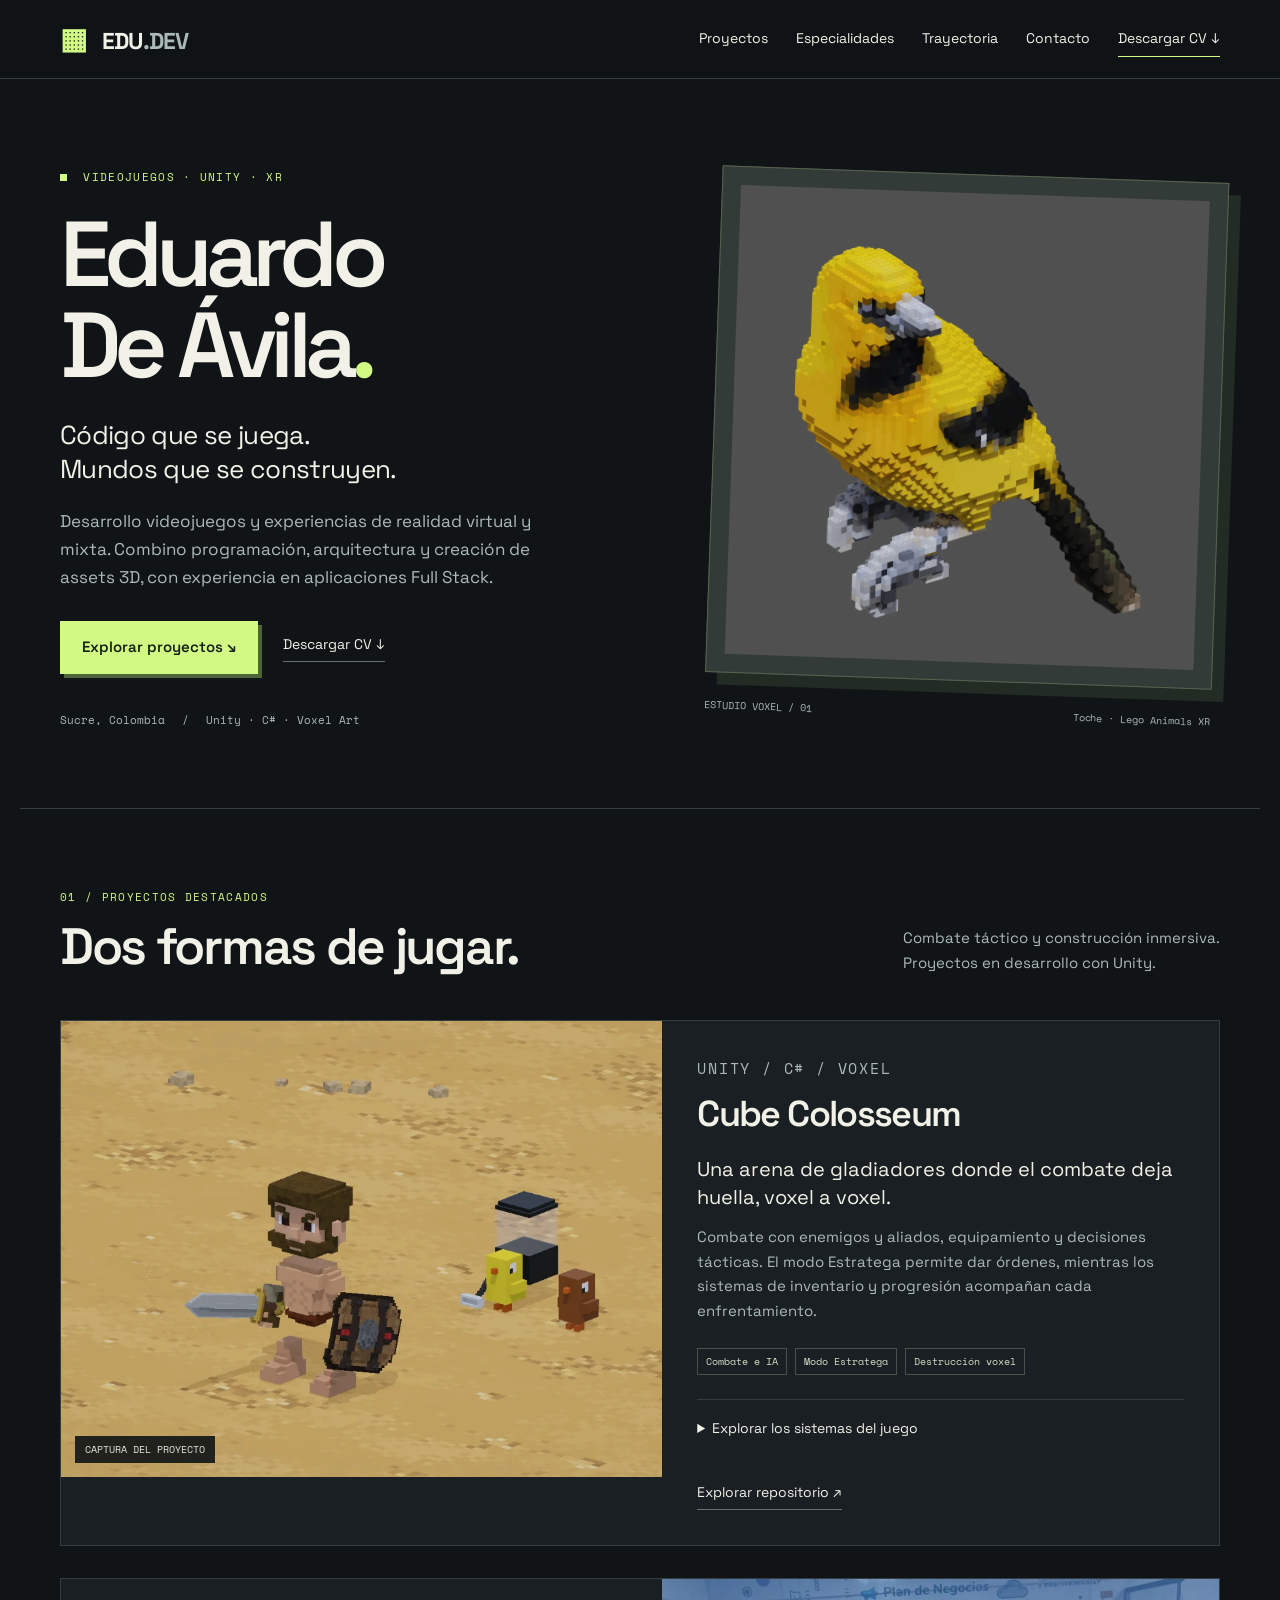
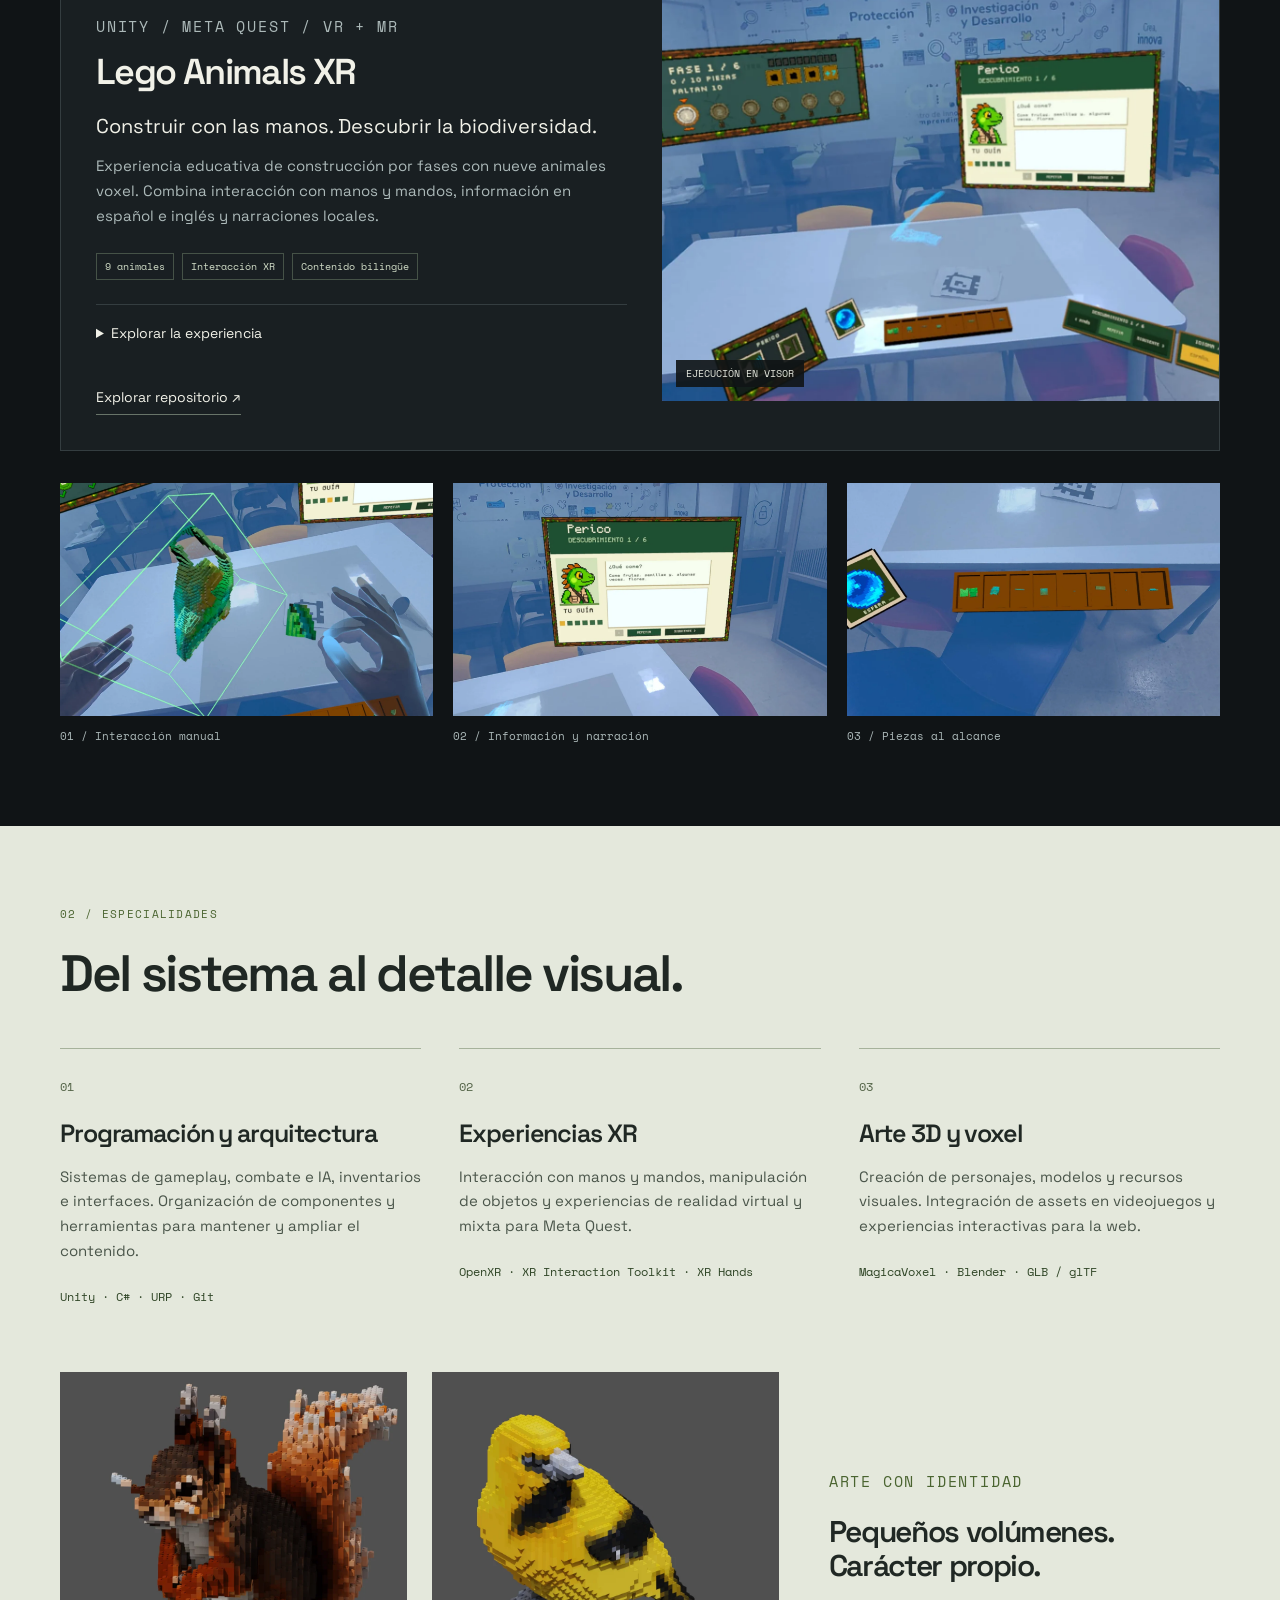
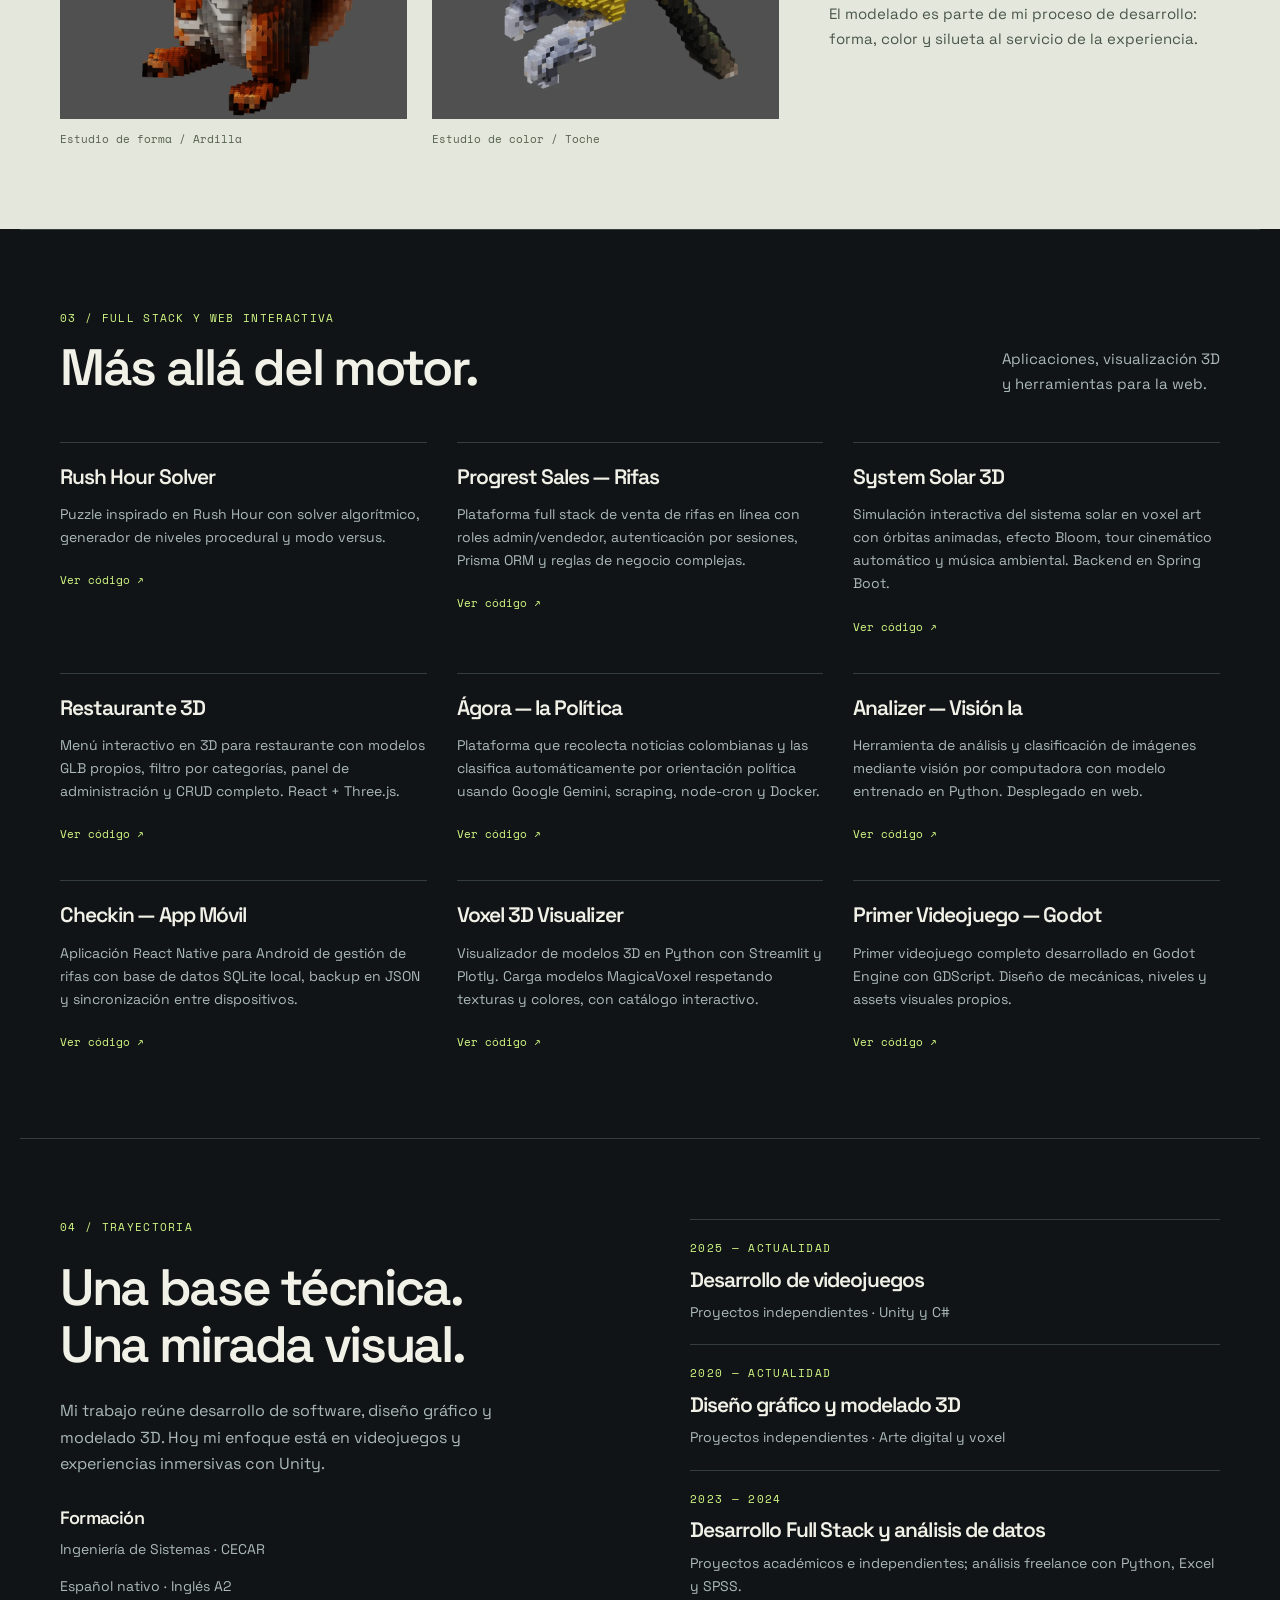
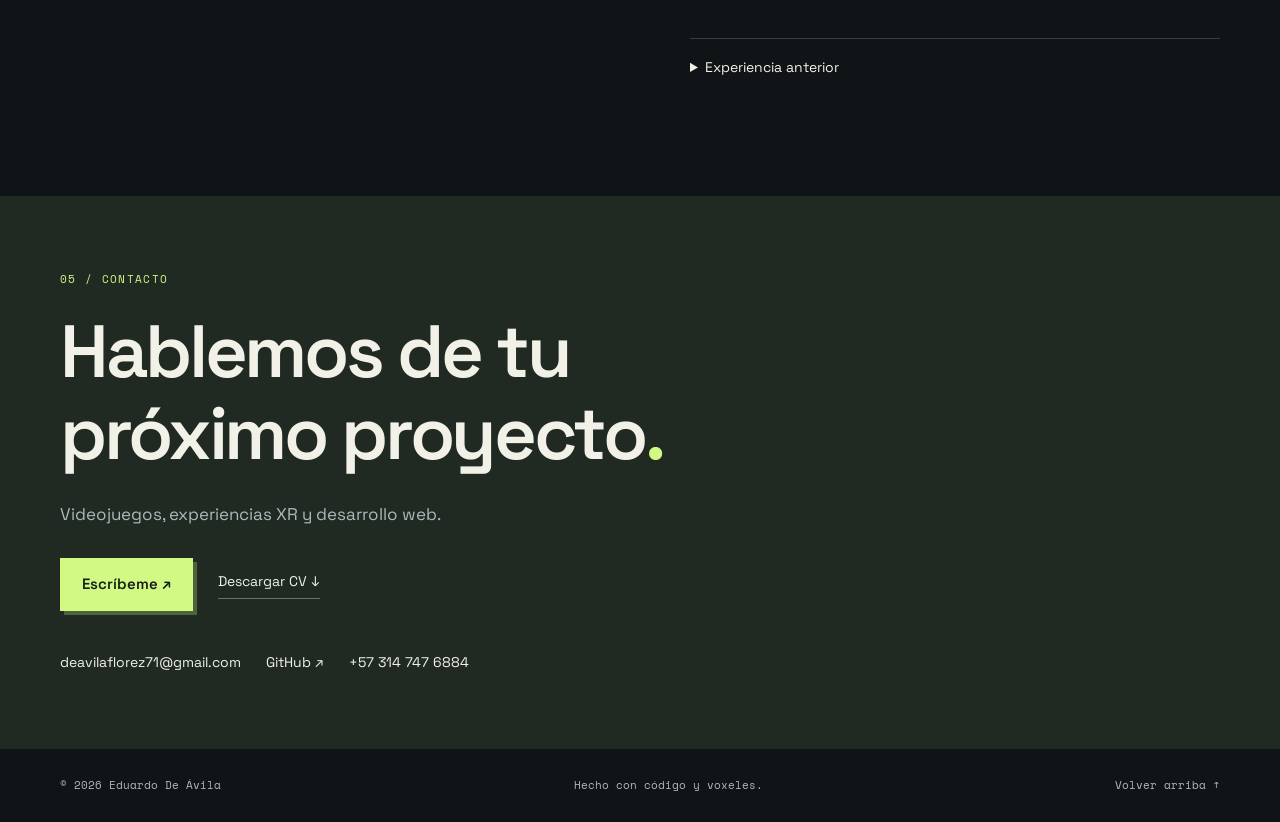
<file: index.html>
<!doctype html>
<html lang="es">
<head>
<meta charset="utf-8">
<meta name="viewport" content="width=device-width, initial-scale=1">
<meta name="theme-color" content="#101416">
<title>Eduardo De Ávila — Videojuegos, Unity y XR</title>
<meta name="description" content="Portafolio de Eduardo De Ávila. Desarrollo de videojuegos y experiencias XR con Unity, arquitectura de software, arte voxel y aplicaciones Full Stack.">
<meta property="og:title" content="Eduardo De Ávila · Unity & XR">
<meta property="og:description" content="Videojuegos, experiencias inmersivas y mundos voxel. Explora Cube Colosseum y Lego Animals XR.">
<meta property="og:type" content="website">
<meta property="og:image" content="https://vanguardfisherman.github.io/cv/assets/images/projects/cube-colosseum-captura.webp">
<link rel="stylesheet" href="assets/css/style.css">
<script src="assets/js/main.js" defer>
</script>
<link rel="canonical" href="https://vanguardfisherman.github.io/cv/">
</head>
<body>
<a class="skip" href="#contenido">Saltar al contenido</a>
<header>
<nav class="wrap" aria-label="Navegación principal">
<a class="brand" href="#inicio">
<span class="brand-cube" aria-hidden="true">▦</span> EDU<span class="muted">.DEV</span>
</a>
<button id="menu-toggle" aria-expanded="false" aria-controls="nav-links" hidden>Menú <span aria-hidden="true">☰</span>
</button>
<div id="nav-links">
<a href="#proyectos">Proyectos</a>
<a href="#especialidades">Especialidades</a>
<a href="#trayectoria">Trayectoria</a>
<a href="#contacto">Contacto</a>
<a class="nav-cv" href="assets/Eduardo_De_Avila_CV_2026.pdf" download>Descargar CV ↓</a>
</div>
</nav>
</header>
<main id="contenido">
<section id="inicio" class="hero wrap">
<div class="hero-copy">
<p class="eyebrow">
<span class="square">
</span> VIDEOJUEGOS · UNITY · XR</p>
<h1>Eduardo<br>De Ávila<span class="accent">.</span>
</h1>
<p class="hero-title">Código que se juega.<br>Mundos que se construyen.</p>
<p class="intro">Desarrollo videojuegos y experiencias de realidad virtual y mixta. Combino programación, arquitectura y creación de assets 3D, con experiencia en aplicaciones Full Stack.</p>
<div class="actions">
<a class="button" href="#proyectos">Explorar proyectos ↘</a>
<a class="text-link" href="assets/Eduardo_De_Avila_CV_2026.pdf" download>Descargar CV ↓</a>
</div>
<p class="location">Sucre, Colombia <span> / </span> Unity · C# · Voxel Art</p>
</div>
<div class="hero-art">
<div class="art-frame">
<img src="assets/images/projects/lego-toche.webp" alt="Modelo voxel de un toche amarillo y negro" width="1000" height="1000" fetchpriority="high">
</div>
<div class="art-caption">
<span>ESTUDIO VOXEL / 01</span>
<span>Toche · Lego Animals XR</span>
</div>
</div>
</section>
<section id="proyectos" class="wrap section">
<div class="section-heading">
<div>
<p class="eyebrow">01 / PROYECTOS DESTACADOS</p>
<h2>Dos formas de jugar.</h2>
</div>
<p>Combate táctico y construcción inmersiva.<br>Proyectos en desarrollo con Unity.</p>
</div>
<article class="feature" id="cube-colosseum">
<div class="feature-image">
<img src="assets/images/projects/cube-colosseum-captura.webp" alt="Gladiadores voxel de Cube Colosseum sobre una arena" width="1378" height="678" loading="lazy">
<span class="image-note">CAPTURA DEL PROYECTO</span>
</div>
<div class="feature-content">
<p class="eyebrow">UNITY / C# / VOXEL</p>
<h3>Cube Colosseum</h3>
<p class="feature-lead">Una arena de gladiadores donde el combate deja huella, voxel a voxel.</p>
<p>Combate con enemigos y aliados, equipamiento y decisiones tácticas. El modo Estratega permite dar órdenes, mientras los sistemas de inventario y progresión acompañan cada enfrentamiento.</p>
<div class="tags">
<span>Combate e IA</span>
<span>Modo Estratega</span>
<span>Destrucción voxel</span>
</div>
<details>
<summary>Explorar los sistemas del juego</summary>
<div class="detail-body">
<h4>Combate y estrategia</h4>
<p>Comportamientos de enemigos y aliados, formaciones, selección de objetivos y feedback de impacto. Órdenes tácticas desde una vista isométrica.</p>
<h4>Un mundo que se desarma y reconstruye</h4>
<p>Destrucción corporal, recolección de restos y fabricación de pociones. La regeneración voxel acompaña la recuperación de vida.</p>
<h4>Equipo y progresión</h4>
<p>Inventario, armas, armaduras, gemas y consumibles conectados al combate. Incluye un prototipo de campaña de 40 pisos, con persistencia y balance aún en desarrollo.</p>
</div>
</details>
<a class="text-link" href="https://github.com/vanguardfisherman/CC">Explorar repositorio ↗</a>
</div>
</article>
<article class="feature reverse" id="lego-animals">
<div class="feature-image">
<img src="assets/images/projects/lego-mr-general.webp" alt="Lego Animals en realidad mixta con paneles e inventario sobre una mesa" width="1600" height="900" loading="lazy">
<span class="image-note">EJECUCIÓN EN VISOR</span>
</div>
<div class="feature-content">
<p class="eyebrow">UNITY / META QUEST / VR + MR</p>
<h3>Lego Animals XR</h3>
<p class="feature-lead">Construir con las manos. Descubrir la biodiversidad.</p>
<p>Experiencia educativa de construcción por fases con nueve animales voxel. Combina interacción con manos y mandos, información en español e inglés y narraciones locales.</p>
<div class="tags">
<span>9 animales</span>
<span>Interacción XR</span>
<span>Contenido bilingüe</span>
</div>
<details>
<summary>Explorar la experiencia</summary>
<div class="detail-body">
<h4>Construcción por fases</h4>
<p>Inventario manipulable, guías y encaje asistido de piezas. El participante escucha la explicación de cada fase y continúa la construcción.</p>
<h4>Contenido editable</h4>
<p>Animal Generator permite configurar modelos, piezas, fases y recursos educativos dentro de una arquitectura compartida. El cuestionario final selecciona tres preguntas de un banco de seis por animal.</p>
<h4>Realidad mixta y contexto educativo</h4>
<p>Colocación mediante AprilTag y anclas espaciales para Meta Quest 3/3S. El módulo forma parte de una propuesta de divulgación del bosque seco tropical de CECAR. La ampliación de flora y la evaluación educativa están previstas; la recuperación automática del anclaje sigue pendiente de validación física.</p>
</div>
</details>
<a class="text-link" href="https://github.com/vanguardfisherman/lego-animals">Explorar repositorio ↗</a>
</div>
</article>
<div class="gallery">
<figure>
<a class="image-link" href="assets/images/projects/lego-interaccion-manos.webp" aria-label="Ampliar: Manos rastreadas construyendo un perico">
<img src="assets/images/projects/lego-interaccion-manos.webp" alt="Manos rastreadas construyendo un perico" width="1600" height="900" loading="lazy">
</a>
<figcaption>01 / Interacción manual</figcaption>
</figure>
<figure>
<a class="image-link" href="assets/images/projects/lego-panel-educativo.webp" aria-label="Ampliar: Panel educativo del perico con guía animada">
<img src="assets/images/projects/lego-panel-educativo.webp" alt="Panel educativo del perico con guía animada" width="1600" height="900" loading="lazy">
</a>
<figcaption>02 / Información y narración</figcaption>
</figure>
<figure>
<a class="image-link" href="assets/images/projects/lego-inventario.webp" aria-label="Ampliar: Inventario de piezas en realidad mixta">
<img src="assets/images/projects/lego-inventario.webp" alt="Inventario de piezas en realidad mixta" width="1600" height="900" loading="lazy">
</a>
<figcaption>03 / Piezas al alcance</figcaption>
</figure>
</div>
</section>
<section id="especialidades" class="specialties">
<div class="wrap section">
<p class="eyebrow">02 / ESPECIALIDADES</p>
<h2>Del sistema al detalle visual.</h2>
<div class="skills-grid">
<article>
<span class="skill-number">01</span>
<h3>Programación y arquitectura</h3>
<p>Sistemas de gameplay, combate e IA, inventarios e interfaces. Organización de componentes y herramientas para mantener y ampliar el contenido.</p>
<p class="stack">Unity · C# · URP · Git</p>
</article>
<article>
<span class="skill-number">02</span>
<h3>Experiencias XR</h3>
<p>Interacción con manos y mandos, manipulación de objetos y experiencias de realidad virtual y mixta para Meta Quest.</p>
<p class="stack">OpenXR · XR Interaction Toolkit · XR Hands</p>
</article>
<article>
<span class="skill-number">03</span>
<h3>Arte 3D y voxel</h3>
<p>Creación de personajes, modelos y recursos visuales. Integración de assets en videojuegos y experiencias interactivas para la web.</p>
<p class="stack">MagicaVoxel · Blender · GLB / glTF</p>
</article>
</div>
<div class="art-strip">
<figure>
<a class="image-link" href="assets/images/projects/lego-ardilla.webp" aria-label="Ampliar: Modelo de ardilla creado con voxeles">
<img src="assets/images/projects/lego-ardilla.webp" alt="Modelo de ardilla creado con voxeles" width="1000" height="1000" loading="lazy">
</a>
<figcaption>Estudio de forma / Ardilla</figcaption>
</figure>
<figure>
<a class="image-link" href="assets/images/projects/lego-toche.webp" aria-label="Ampliar: Modelo voxel del toche">
<img src="assets/images/projects/lego-toche.webp" alt="Modelo voxel del toche" width="1000" height="1000" loading="lazy">
</a>
<figcaption>Estudio de color / Toche</figcaption>
</figure>
<div class="art-text">
<p class="eyebrow">ARTE CON IDENTIDAD</p>
<h3>Pequeños volúmenes.<br>Carácter propio.</h3>
<p>El modelado es parte de mi proceso de desarrollo: forma, color y silueta al servicio de la experiencia.</p>
</div>
</div>
</div>
</section>
<section id="web" class="wrap section">
<div class="section-heading">
<div>
<p class="eyebrow">03 / FULL STACK Y WEB INTERACTIVA</p>
<h2>Más allá del motor.</h2>
</div>
<p>Aplicaciones, visualización 3D<br>y herramientas para la web.</p>
</div>
<div class="web-grid">
<article class="web-project">
<h3>Rush Hour Solver</h3>
<p>Puzzle inspirado en Rush Hour con solver algorítmico, generador de niveles procedural y modo versus.</p>
<a href="https://github.com/vanguardfisherman/rush_hour">Ver código <span aria-hidden="true">↗</span>
</a>
</article>
<article class="web-project">
<h3>Progrest Sales — Rifas</h3>
<p>Plataforma full stack de venta de rifas en línea con roles admin/vendedor, autenticación por sesiones, Prisma ORM y reglas de negocio complejas.</p>
<a href="https://github.com/vanguardfisherman/progrest-sales">Ver código <span aria-hidden="true">↗</span>
</a>
</article>
<article class="web-project">
<h3>System Solar 3D</h3>
<p>Simulación interactiva del sistema solar en voxel art con órbitas animadas, efecto Bloom, tour cinemático automático y música ambiental. Backend en Spring Boot.</p>
<a href="https://github.com/vanguardfisherman/systemsolar">Ver código <span aria-hidden="true">↗</span>
</a>
</article>
<article class="web-project">
<h3>Restaurante 3D</h3>
<p>Menú interactivo en 3D para restaurante con modelos GLB propios, filtro por categorías, panel de administración y CRUD completo. React + Three.js.</p>
<a href="https://github.com/vanguardfisherman/rest3D">Ver código <span aria-hidden="true">↗</span>
</a>
</article>
<article class="web-project">
<h3>Ágora — Ia Política</h3>
<p>Plataforma que recolecta noticias colombianas y las clasifica automáticamente por orientación política usando Google Gemini, scraping, node-cron y Docker.</p>
<a href="https://github.com/vanguardfisherman/Agora">Ver código <span aria-hidden="true">↗</span>
</a>
</article>
<article class="web-project">
<h3>Analizer — Visión Ia</h3>
<p>Herramienta de análisis y clasificación de imágenes mediante visión por computadora con modelo entrenado en Python. Desplegado en web.</p>
<a href="https://github.com/vanguardfisherman/analizer">Ver código <span aria-hidden="true">↗</span>
</a>
</article>
<article class="web-project">
<h3>Checkin — App Móvil</h3>
<p>Aplicación React Native para Android de gestión de rifas con base de datos SQLite local, backup en JSON y sincronización entre dispositivos.</p>
<a href="https://github.com/vanguardfisherman/checkin">Ver código <span aria-hidden="true">↗</span>
</a>
</article>
<article class="web-project">
<h3>Voxel 3D Visualizer</h3>
<p>Visualizador de modelos 3D en Python con Streamlit y Plotly. Carga modelos MagicaVoxel respetando texturas y colores, con catálogo interactivo.</p>
<a href="https://github.com/vanguardfisherman/virtual-3d-object-visualizer">Ver código <span aria-hidden="true">↗</span>
</a>
</article>
<article class="web-project">
<h3>Primer Videojuego — Godot</h3>
<p>Primer videojuego completo desarrollado en Godot Engine con GDScript. Diseño de mecánicas, niveles y assets visuales propios.</p>
<a href="https://github.com/vanguardfisherman/tutorial-game">Ver código <span aria-hidden="true">↗</span>
</a>
</article>
</div>
</section>
<section id="trayectoria" class="wrap section trajectory">
<div>
<p class="eyebrow">04 / TRAYECTORIA</p>
<h2>Una base técnica.<br>Una mirada visual.</h2>
<p>Mi trabajo reúne desarrollo de software, diseño gráfico y modelado 3D. Hoy mi enfoque está en videojuegos y experiencias inmersivas con Unity.</p>
<div class="education">
<h3>Formación</h3>
<p>Ingeniería de Sistemas · CECAR</p>
<p>Español nativo · Inglés A2</p>
</div>
</div>
<div class="timeline">
<article>
<p class="eyebrow">2025 — ACTUALIDAD</p>
<h3>Desarrollo de videojuegos</h3>
<p>Proyectos independientes · Unity y C#</p>
</article>
<article>
<p class="eyebrow">2020 — ACTUALIDAD</p>
<h3>Diseño gráfico y modelado 3D</h3>
<p>Proyectos independientes · Arte digital y voxel</p>
</article>
<article>
<p class="eyebrow">2023 — 2024</p>
<h3>Desarrollo Full Stack y análisis de datos</h3>
<p>Proyectos académicos e independientes; análisis freelance con Python, Excel y SPSS.</p>
</article>
<details>
<summary>Experiencia anterior</summary>
<div class="detail-body">
<h3>Desarrollo y diseño · Ape Box</h3>
<p>2020 — 2024 · Software y recursos gráficos.</p>
<h3>Soporte técnico · Prink Color</h3>
<p>2022 — 2023 · Diagnóstico, mantenimiento y atención al cliente.</p>
</div>
</details>
</div>
</section>
<section id="contacto" class="contact">
<div class="wrap">
<p class="eyebrow">05 / CONTACTO</p>
<h2>Hablemos de tu<br>próximo proyecto<span class="accent">.</span>
</h2>
<p>Videojuegos, experiencias XR y desarrollo web.</p>
<div class="actions">
<a class="button" href="mailto:deavilaflorez71@gmail.com">Escríbeme ↗</a>
<a class="text-link" href="assets/Eduardo_De_Avila_CV_2026.pdf" download>Descargar CV ↓</a>
</div>
<div class="contact-links">
<a href="mailto:deavilaflorez71@gmail.com">deavilaflorez71@gmail.com</a>
<a href="https://github.com/vanguardfisherman">GitHub ↗</a>
<a href="tel:+573147476884">+57 314 747 6884</a>
</div>
</div>
</section>
</main>
<footer class="wrap">
<span>© 2026 Eduardo De Ávila</span>
<span>Hecho con código y voxeles.</span>
<a href="#inicio">Volver arriba ↑</a>
</footer>
</body>
</html>
</file>
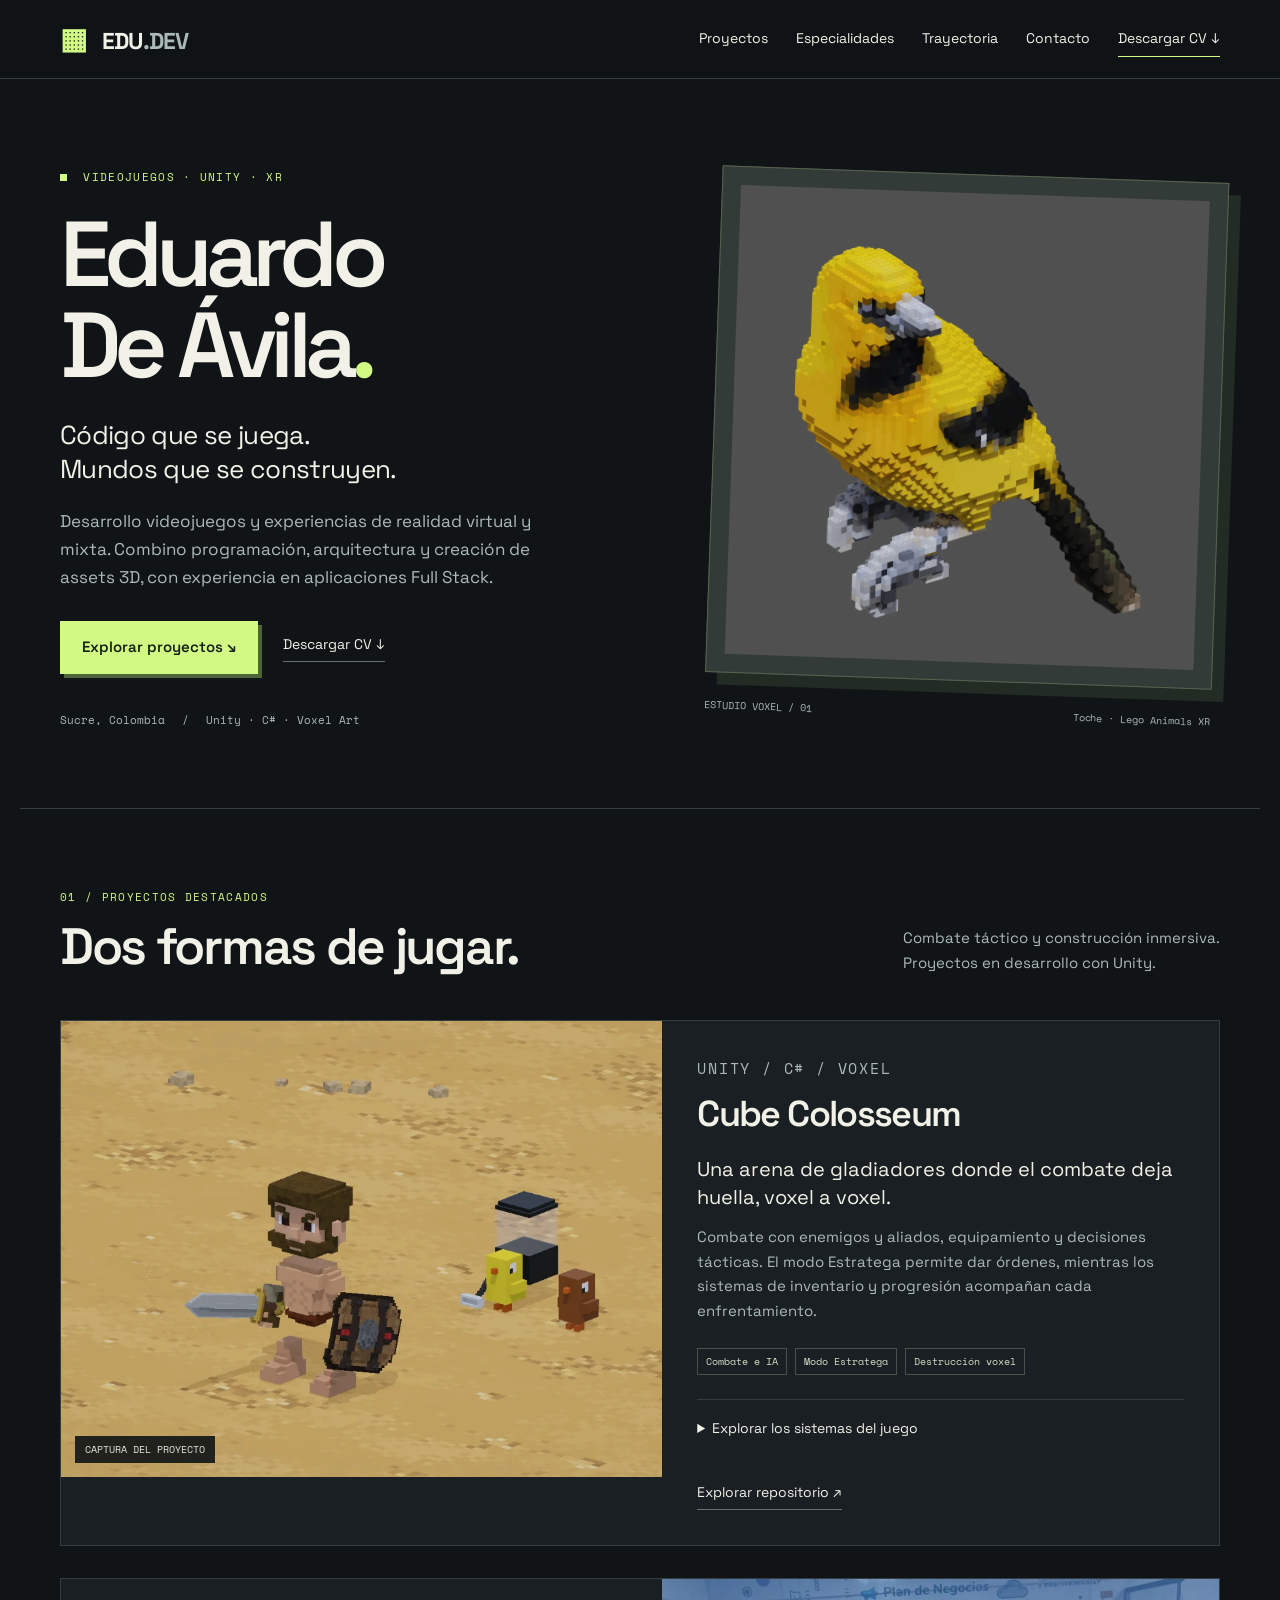
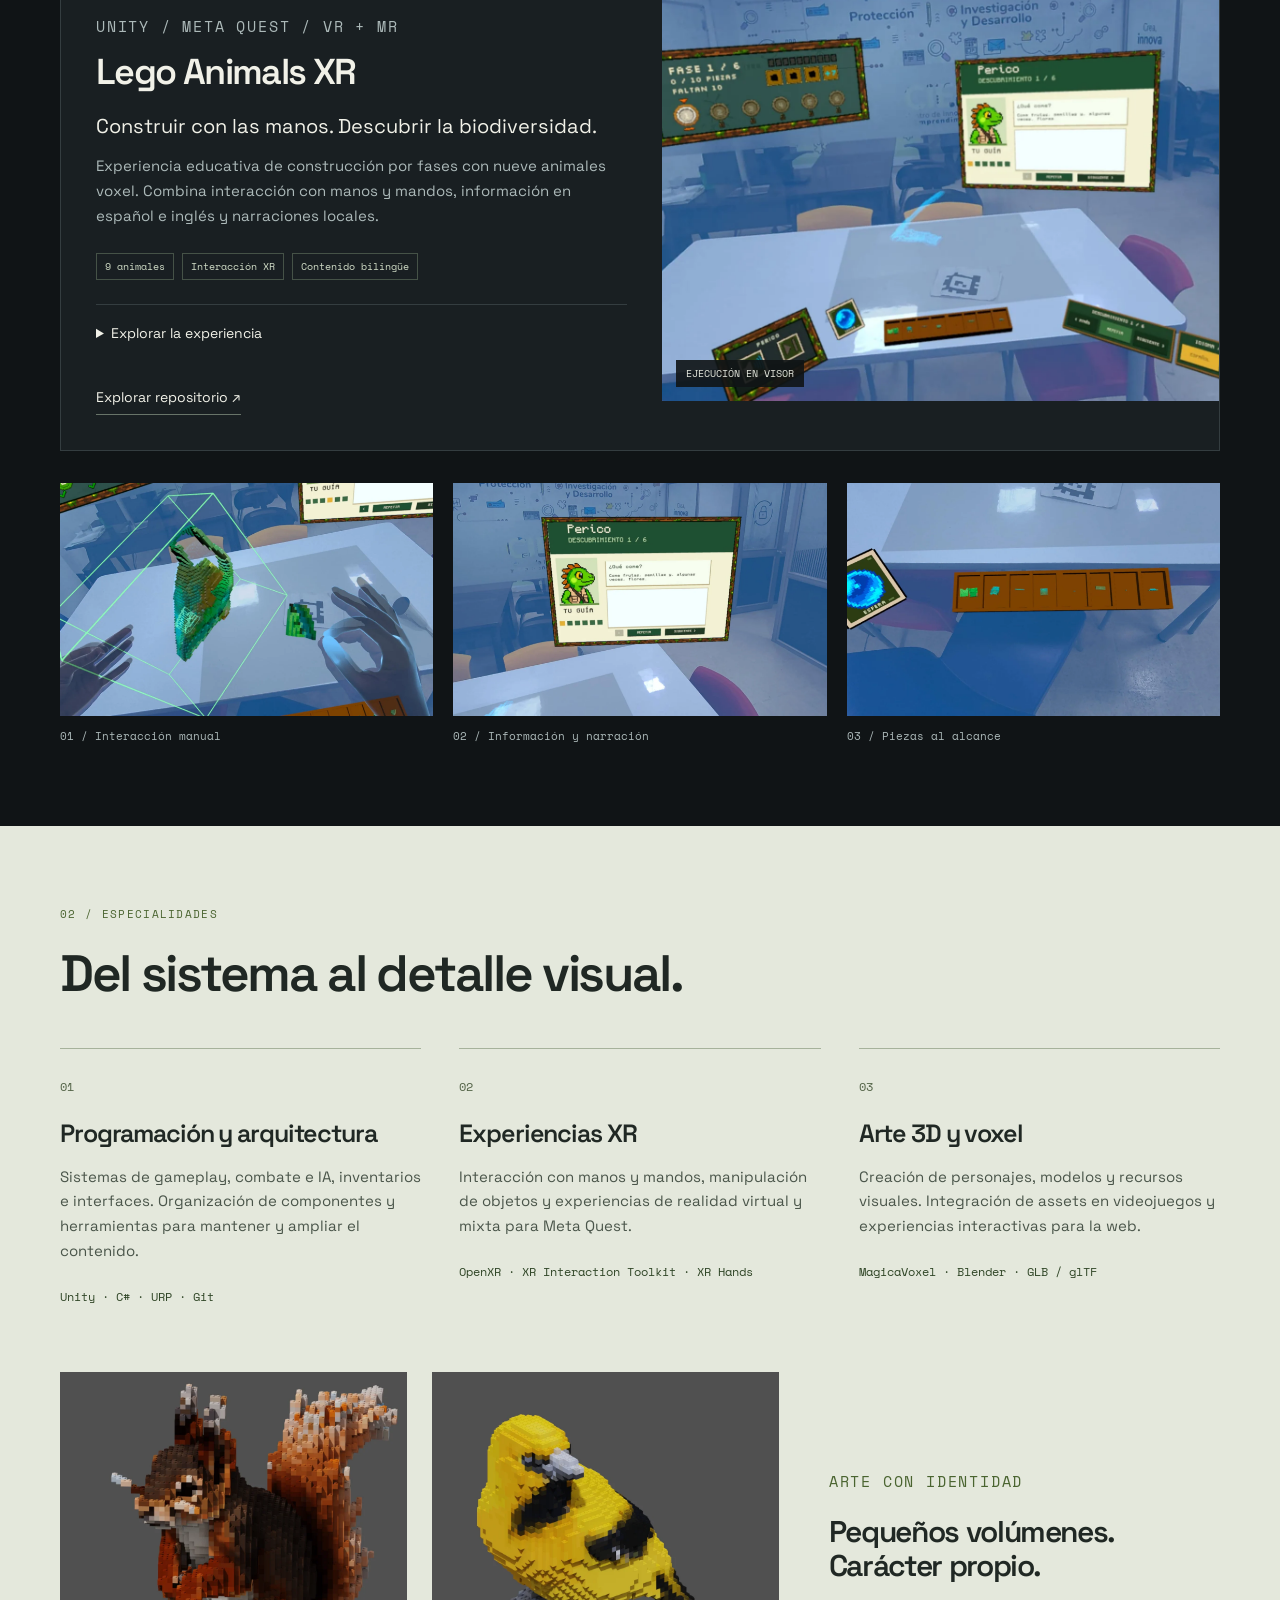
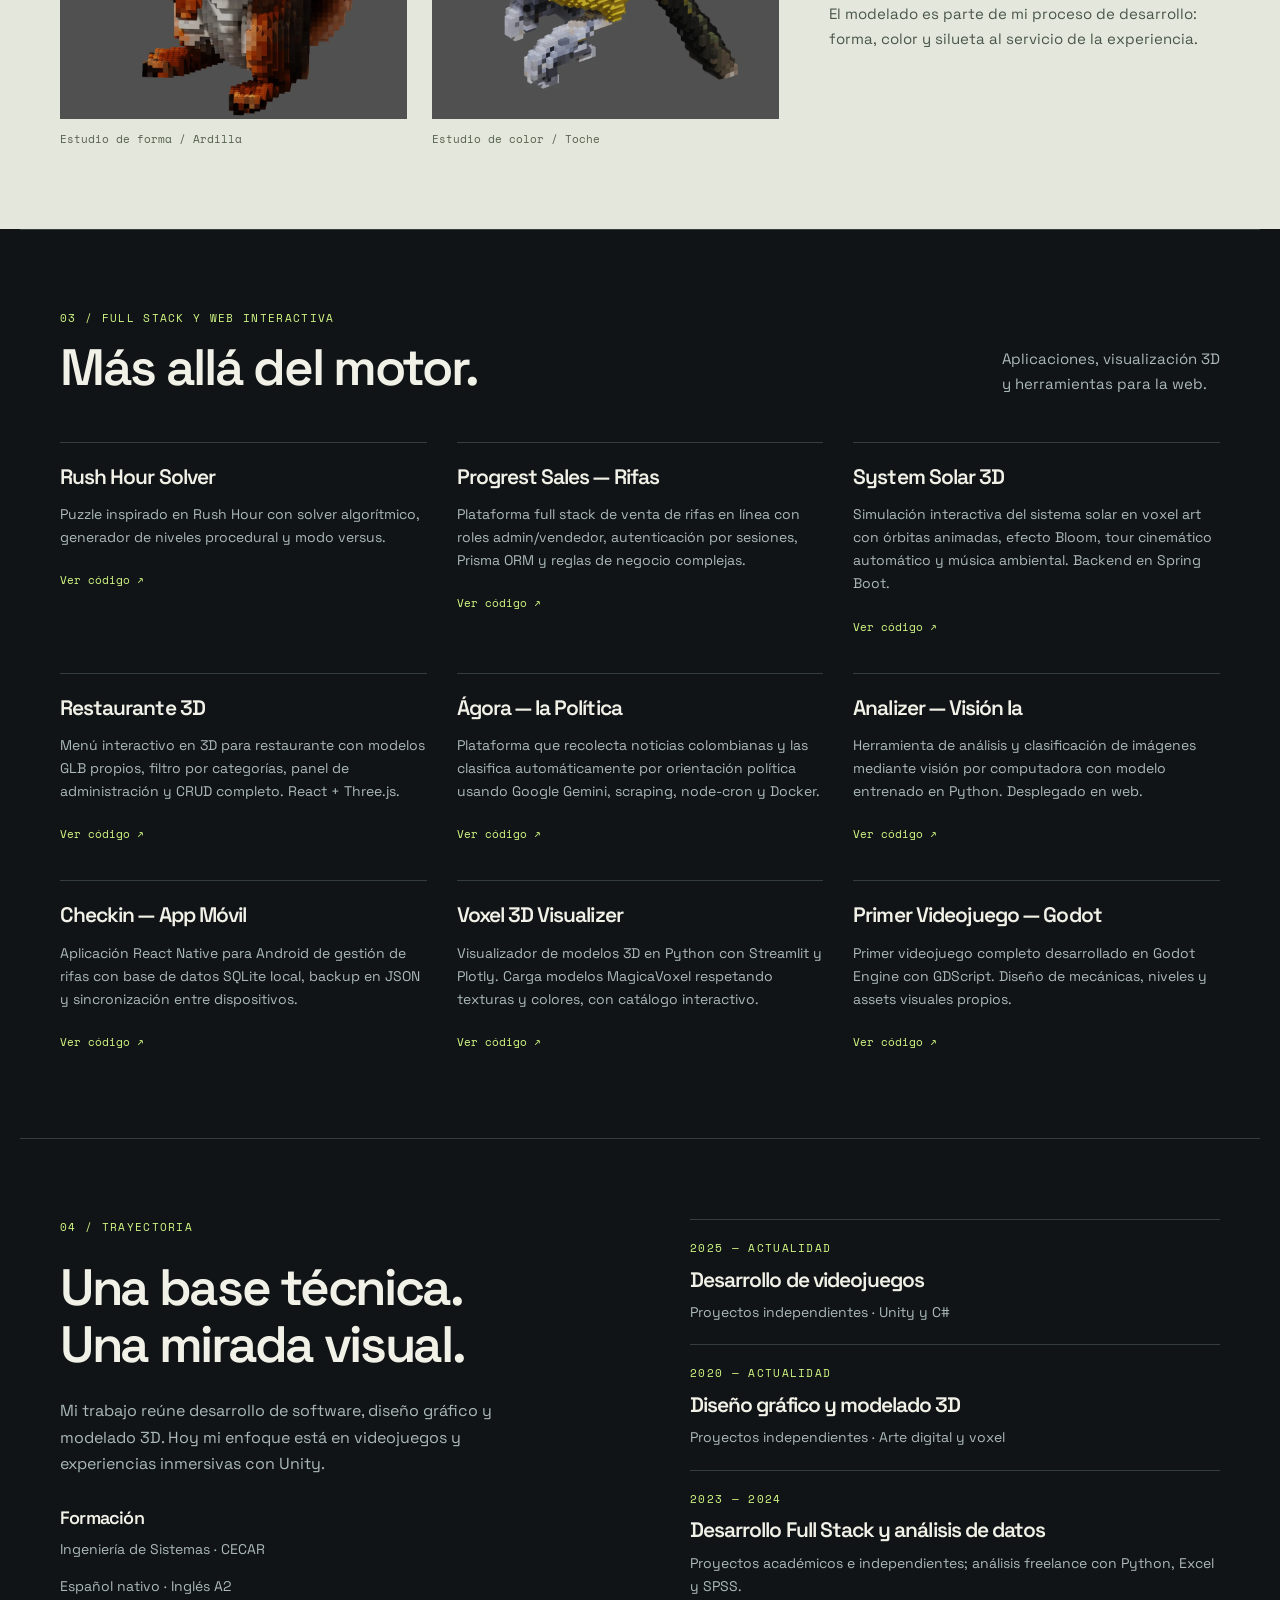
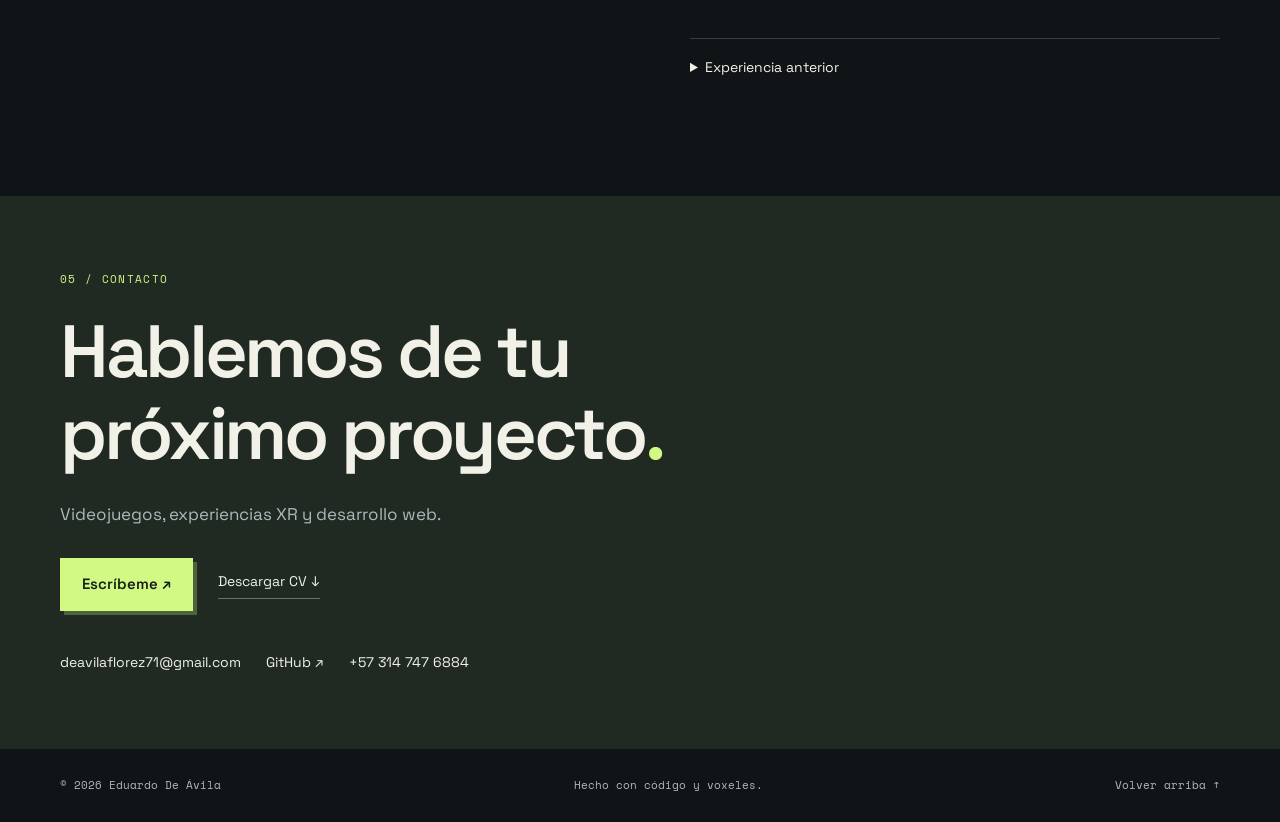
<file: cv/index.html>
<!doctype html>
<html lang="es">
<head>
<meta charset="utf-8">
<meta name="viewport" content="width=device-width, initial-scale=1">
<meta name="theme-color" content="#101416">
<title>Eduardo De Ávila — Videojuegos, Unity y XR</title>
<meta name="description" content="Portafolio de Eduardo De Ávila. Desarrollo de videojuegos y experiencias XR con Unity, arquitectura de software, arte voxel y aplicaciones Full Stack.">
<meta property="og:title" content="Eduardo De Ávila · Unity & XR">
<meta property="og:description" content="Videojuegos, experiencias inmersivas y mundos voxel. Explora Cube Colosseum y Lego Animals XR.">
<meta property="og:type" content="website">
<meta property="og:image" content="assets/images/projects/cube-colosseum-captura.webp">
<link rel="stylesheet" href="assets/css/style.css">
<script src="assets/js/main.js" defer>
</script>
</head>
<body>
<a class="skip" href="#contenido">Saltar al contenido</a>
<header>
<nav class="wrap" aria-label="Navegación principal">
<a class="brand" href="#inicio">
<span class="brand-cube" aria-hidden="true">▦</span> EDU<span class="muted">.DEV</span>
</a>
<button id="menu-toggle" aria-expanded="false" aria-controls="nav-links" hidden>Menú <span aria-hidden="true">☰</span>
</button>
<div id="nav-links">
<a href="#proyectos">Proyectos</a>
<a href="#especialidades">Especialidades</a>
<a href="#trayectoria">Trayectoria</a>
<a href="#contacto">Contacto</a>
<a class="nav-cv" href="assets/Eduardo_De_Avila_CV_2026.pdf" download>Descargar CV ↓</a>
</div>
</nav>
</header>
<main id="contenido">
<section id="inicio" class="hero wrap">
<div class="hero-copy">
<p class="eyebrow">
<span class="square">
</span> VIDEOJUEGOS · UNITY · XR</p>
<h1>Eduardo<br>De Ávila<span class="accent">.</span>
</h1>
<p class="hero-title">Código que se juega.<br>Mundos que se construyen.</p>
<p class="intro">Desarrollo videojuegos y experiencias de realidad virtual y mixta. Combino programación, arquitectura y creación de assets 3D, con experiencia en aplicaciones Full Stack.</p>
<div class="actions">
<a class="button" href="#proyectos">Explorar proyectos ↘</a>
<a class="text-link" href="assets/Eduardo_De_Avila_CV_2026.pdf" download>Descargar CV ↓</a>
</div>
<p class="location">Sucre, Colombia <span> / </span> Unity · C# · Voxel Art</p>
</div>
<div class="hero-art">
<div class="art-frame">
<img src="assets/images/projects/lego-toche.webp" alt="Modelo voxel de un toche amarillo y negro" width="1000" height="1000" fetchpriority="high">
</div>
<div class="art-caption">
<span>ESTUDIO VOXEL / 01</span>
<span>Toche · Lego Animals XR</span>
</div>
</div>
</section>
<section id="proyectos" class="wrap section">
<div class="section-heading">
<div>
<p class="eyebrow">01 / PROYECTOS DESTACADOS</p>
<h2>Dos formas de jugar.</h2>
</div>
<p>Combate táctico y construcción inmersiva.<br>Proyectos en desarrollo con Unity.</p>
</div>
<article class="feature" id="cube-colosseum">
<div class="feature-image">
<img src="assets/images/projects/cube-colosseum-captura.webp" alt="Gladiadores voxel de Cube Colosseum sobre una arena" width="1378" height="678" loading="lazy">
<span class="image-note">CAPTURA DEL PROYECTO</span>
</div>
<div class="feature-content">
<p class="eyebrow">UNITY / C# / VOXEL</p>
<h3>Cube Colosseum</h3>
<p class="feature-lead">Una arena de gladiadores donde el combate deja huella, voxel a voxel.</p>
<p>Combate con enemigos y aliados, equipamiento y decisiones tácticas. El modo Estratega permite dar órdenes, mientras los sistemas de inventario y progresión acompañan cada enfrentamiento.</p>
<div class="tags">
<span>Combate e IA</span>
<span>Modo Estratega</span>
<span>Destrucción voxel</span>
</div>
<details>
<summary>Explorar los sistemas del juego</summary>
<div class="detail-body">
<h4>Combate y estrategia</h4>
<p>Comportamientos de enemigos y aliados, formaciones, selección de objetivos y feedback de impacto. Órdenes tácticas desde una vista isométrica.</p>
<h4>Un mundo que se desarma y reconstruye</h4>
<p>Destrucción corporal, recolección de restos y fabricación de pociones. La regeneración voxel acompaña la recuperación de vida.</p>
<h4>Equipo y progresión</h4>
<p>Inventario, armas, armaduras, gemas y consumibles conectados al combate. Incluye un prototipo de campaña de 40 pisos, con persistencia y balance aún en desarrollo.</p>
</div>
</details>
<a class="text-link" href="https://github.com/vanguardfisherman/CC">Explorar repositorio ↗</a>
</div>
</article>
<article class="feature reverse" id="lego-animals">
<div class="feature-image">
<img src="assets/images/projects/lego-mr-general.webp" alt="Lego Animals en realidad mixta con paneles e inventario sobre una mesa" width="1600" height="900" loading="lazy">
<span class="image-note">EJECUCIÓN EN VISOR</span>
</div>
<div class="feature-content">
<p class="eyebrow">UNITY / META QUEST / VR + MR</p>
<h3>Lego Animals XR</h3>
<p class="feature-lead">Construir con las manos. Descubrir la biodiversidad.</p>
<p>Experiencia educativa de construcción por fases con nueve animales voxel. Combina interacción con manos y mandos, información en español e inglés y narraciones locales.</p>
<div class="tags">
<span>9 animales</span>
<span>Interacción XR</span>
<span>Contenido bilingüe</span>
</div>
<details>
<summary>Explorar la experiencia</summary>
<div class="detail-body">
<h4>Construcción por fases</h4>
<p>Inventario manipulable, guías y encaje asistido de piezas. El participante escucha la explicación de cada fase y continúa la construcción.</p>
<h4>Contenido editable</h4>
<p>Animal Generator permite configurar modelos, piezas, fases y recursos educativos dentro de una arquitectura compartida. El cuestionario final selecciona tres preguntas de un banco de seis por animal.</p>
<h4>Realidad mixta y contexto educativo</h4>
<p>Colocación mediante AprilTag y anclas espaciales para Meta Quest 3/3S. El módulo forma parte de una propuesta de divulgación del bosque seco tropical de CECAR. La ampliación de flora y la evaluación educativa están previstas; la recuperación automática del anclaje sigue pendiente de validación física.</p>
</div>
</details>
<a class="text-link" href="https://github.com/vanguardfisherman/lego-animals">Explorar repositorio ↗</a>
</div>
</article>
<div class="gallery">
<figure>
<a class="image-link" href="assets/images/projects/lego-interaccion-manos.webp" aria-label="Ampliar: Manos rastreadas construyendo un perico">
<img src="assets/images/projects/lego-interaccion-manos.webp" alt="Manos rastreadas construyendo un perico" width="1600" height="900" loading="lazy">
</a>
<figcaption>01 / Interacción manual</figcaption>
</figure>
<figure>
<a class="image-link" href="assets/images/projects/lego-panel-educativo.webp" aria-label="Ampliar: Panel educativo del perico con guía animada">
<img src="assets/images/projects/lego-panel-educativo.webp" alt="Panel educativo del perico con guía animada" width="1600" height="900" loading="lazy">
</a>
<figcaption>02 / Información y narración</figcaption>
</figure>
<figure>
<a class="image-link" href="assets/images/projects/lego-inventario.webp" aria-label="Ampliar: Inventario de piezas en realidad mixta">
<img src="assets/images/projects/lego-inventario.webp" alt="Inventario de piezas en realidad mixta" width="1600" height="900" loading="lazy">
</a>
<figcaption>03 / Piezas al alcance</figcaption>
</figure>
</div>
</section>
<section id="especialidades" class="specialties">
<div class="wrap section">
<p class="eyebrow">02 / ESPECIALIDADES</p>
<h2>Del sistema al detalle visual.</h2>
<div class="skills-grid">
<article>
<span class="skill-number">01</span>
<h3>Programación y arquitectura</h3>
<p>Sistemas de gameplay, combate e IA, inventarios e interfaces. Organización de componentes y herramientas para mantener y ampliar el contenido.</p>
<p class="stack">Unity · C# · URP · Git</p>
</article>
<article>
<span class="skill-number">02</span>
<h3>Experiencias XR</h3>
<p>Interacción con manos y mandos, manipulación de objetos y experiencias de realidad virtual y mixta para Meta Quest.</p>
<p class="stack">OpenXR · XR Interaction Toolkit · XR Hands</p>
</article>
<article>
<span class="skill-number">03</span>
<h3>Arte 3D y voxel</h3>
<p>Creación de personajes, modelos y recursos visuales. Integración de assets en videojuegos y experiencias interactivas para la web.</p>
<p class="stack">MagicaVoxel · Blender · GLB / glTF</p>
</article>
</div>
<div class="art-strip">
<figure>
<a class="image-link" href="assets/images/projects/lego-ardilla.webp" aria-label="Ampliar: Modelo de ardilla creado con voxeles">
<img src="assets/images/projects/lego-ardilla.webp" alt="Modelo de ardilla creado con voxeles" width="1000" height="1000" loading="lazy">
</a>
<figcaption>Estudio de forma / Ardilla</figcaption>
</figure>
<figure>
<a class="image-link" href="assets/images/projects/lego-toche.webp" aria-label="Ampliar: Modelo voxel del toche">
<img src="assets/images/projects/lego-toche.webp" alt="Modelo voxel del toche" width="1000" height="1000" loading="lazy">
</a>
<figcaption>Estudio de color / Toche</figcaption>
</figure>
<div class="art-text">
<p class="eyebrow">ARTE CON IDENTIDAD</p>
<h3>Pequeños volúmenes.<br>Carácter propio.</h3>
<p>El modelado es parte de mi proceso de desarrollo: forma, color y silueta al servicio de la experiencia.</p>
</div>
</div>
</div>
</section>
<section id="web" class="wrap section">
<div class="section-heading">
<div>
<p class="eyebrow">03 / FULL STACK Y WEB INTERACTIVA</p>
<h2>Más allá del motor.</h2>
</div>
<p>Aplicaciones, visualización 3D<br>y herramientas para la web.</p>
</div>
<div class="web-grid">
<article class="web-project">
<h3>Rush Hour Solver</h3>
<p>Puzzle inspirado en Rush Hour con solver algorítmico, generador de niveles procedural y modo versus.</p>
<a href="https://github.com/vanguardfisherman/rush_hour">Ver código <span aria-hidden="true">↗</span>
</a>
</article>
<article class="web-project">
<h3>Progrest Sales — Rifas</h3>
<p>Plataforma full stack de venta de rifas en línea con roles admin/vendedor, autenticación por sesiones, Prisma ORM y reglas de negocio complejas.</p>
<a href="https://github.com/vanguardfisherman/progrest-sales">Ver código <span aria-hidden="true">↗</span>
</a>
</article>
<article class="web-project">
<h3>System Solar 3D</h3>
<p>Simulación interactiva del sistema solar en voxel art con órbitas animadas, efecto Bloom, tour cinemático automático y música ambiental. Backend en Spring Boot.</p>
<a href="https://github.com/vanguardfisherman/systemsolar">Ver código <span aria-hidden="true">↗</span>
</a>
</article>
<article class="web-project">
<h3>Restaurante 3D</h3>
<p>Menú interactivo en 3D para restaurante con modelos GLB propios, filtro por categorías, panel de administración y CRUD completo. React + Three.js.</p>
<a href="https://github.com/vanguardfisherman/rest3D">Ver código <span aria-hidden="true">↗</span>
</a>
</article>
<article class="web-project">
<h3>Ágora — Ia Política</h3>
<p>Plataforma que recolecta noticias colombianas y las clasifica automáticamente por orientación política usando Google Gemini, scraping, node-cron y Docker.</p>
<a href="https://github.com/vanguardfisherman/Agora">Ver código <span aria-hidden="true">↗</span>
</a>
</article>
<article class="web-project">
<h3>Analizer — Visión Ia</h3>
<p>Herramienta de análisis y clasificación de imágenes mediante visión por computadora con modelo entrenado en Python. Desplegado en web.</p>
<a href="https://github.com/vanguardfisherman/analizer">Ver código <span aria-hidden="true">↗</span>
</a>
</article>
<article class="web-project">
<h3>Checkin — App Móvil</h3>
<p>Aplicación React Native para Android de gestión de rifas con base de datos SQLite local, backup en JSON y sincronización entre dispositivos.</p>
<a href="https://github.com/vanguardfisherman/checkin">Ver código <span aria-hidden="true">↗</span>
</a>
</article>
<article class="web-project">
<h3>Voxel 3D Visualizer</h3>
<p>Visualizador de modelos 3D en Python con Streamlit y Plotly. Carga modelos MagicaVoxel respetando texturas y colores, con catálogo interactivo.</p>
<a href="https://github.com/vanguardfisherman/virtual-3d-object-visualizer">Ver código <span aria-hidden="true">↗</span>
</a>
</article>
<article class="web-project">
<h3>Primer Videojuego — Godot</h3>
<p>Primer videojuego completo desarrollado en Godot Engine con GDScript. Diseño de mecánicas, niveles y assets visuales propios.</p>
<a href="https://github.com/vanguardfisherman/tutorial-game">Ver código <span aria-hidden="true">↗</span>
</a>
</article>
</div>
</section>
<section id="trayectoria" class="wrap section trajectory">
<div>
<p class="eyebrow">04 / TRAYECTORIA</p>
<h2>Una base técnica.<br>Una mirada visual.</h2>
<p>Mi trabajo reúne desarrollo de software, diseño gráfico y modelado 3D. Hoy mi enfoque está en videojuegos y experiencias inmersivas con Unity.</p>
<div class="education">
<h3>Formación</h3>
<p>Ingeniería de Sistemas · CECAR</p>
<p>Español nativo · Inglés A2</p>
</div>
</div>
<div class="timeline">
<article>
<p class="eyebrow">2025 — ACTUALIDAD</p>
<h3>Desarrollo de videojuegos</h3>
<p>Proyectos independientes · Unity y C#</p>
</article>
<article>
<p class="eyebrow">2020 — ACTUALIDAD</p>
<h3>Diseño gráfico y modelado 3D</h3>
<p>Proyectos independientes · Arte digital y voxel</p>
</article>
<article>
<p class="eyebrow">2023 — 2024</p>
<h3>Desarrollo Full Stack y análisis de datos</h3>
<p>Proyectos académicos e independientes; análisis freelance con Python, Excel y SPSS.</p>
</article>
<details>
<summary>Experiencia anterior</summary>
<div class="detail-body">
<h3>Desarrollo y diseño · Ape Box</h3>
<p>2020 — 2024 · Software y recursos gráficos.</p>
<h3>Soporte técnico · Prink Color</h3>
<p>2022 — 2023 · Diagnóstico, mantenimiento y atención al cliente.</p>
</div>
</details>
</div>
</section>
<section id="contacto" class="contact">
<div class="wrap">
<p class="eyebrow">05 / CONTACTO</p>
<h2>Hablemos de tu<br>próximo proyecto<span class="accent">.</span>
</h2>
<p>Videojuegos, experiencias XR y desarrollo web.</p>
<div class="actions">
<a class="button" href="mailto:deavilaflorez71@gmail.com">Escríbeme ↗</a>
<a class="text-link" href="assets/Eduardo_De_Avila_CV_2026.pdf" download>Descargar CV ↓</a>
</div>
<div class="contact-links">
<a href="mailto:deavilaflorez71@gmail.com">deavilaflorez71@gmail.com</a>
<a href="https://github.com/vanguardfisherman">GitHub ↗</a>
<a href="tel:+573147476884">+57 314 747 6884</a>
</div>
</div>
</section>
</main>
<footer class="wrap">
<span>© 2026 Eduardo De Ávila</span>
<span>Hecho con código y voxeles.</span>
<a href="#inicio">Volver arriba ↑</a>
</footer>
</body>
</html>
</file>
<file: assets/css/style.css>
@import url('https://fonts.googleapis.com/css2?family=Space+Grotesk:wght@400;500;600;700&family=Space+Mono:wght@400;700&display=swap');
:root{--bg:#101416;--panel:#191f22;--line:#343d40;--text:#f1f1e8;--muted:#acb9b9;--accent:#d3f985;--mono:'Space Mono',monospace}*{box-sizing:border-box}html{scroll-behavior:smooth;scroll-padding-top:95px}body{margin:0;background:var(--bg);color:var(--text);font-family:'Space Grotesk',Arial,sans-serif;font-size:17px;line-height:1.65}a{color:inherit;text-decoration:none}a:hover{color:var(--accent)}a:focus-visible,button:focus-visible,summary:focus-visible{outline:3px solid var(--accent);outline-offset:6px}img{display:block;width:100%;height:auto}button{font:inherit}h1,h2,h3,h4,p,figure{margin:0}p+p{margin-top:14px}h1,h2,h3,h4{line-height:1.12;font-weight:600;letter-spacing:-.045em}h2{font-size:clamp(32px,4vw,52px)}h3{font-size:25px}h4{font-size:19px;letter-spacing:-.02em}.wrap{max-width:1240px;margin:auto;padding-inline:40px}.muted,.intro,.section-heading>p{color:var(--muted)}.accent{color:var(--accent)}.skip{position:fixed;top:-100px;left:15px;background:var(--accent);color:#101416;padding:12px;z-index:10}.skip:focus{top:10px}header{position:sticky;top:0;background:#101416f5;z-index:5;border-bottom:1px solid var(--line);backdrop-filter:blur(12px)}nav{min-height:78px;display:flex;align-items:center;justify-content:space-between;gap:25px}.brand{font-weight:700;letter-spacing:-.03em;font-size:23px;white-space:nowrap}.brand-cube{color:var(--accent);font-size:29px;padding-right:10px}#nav-links{display:flex;align-items:center;gap:28px;font-size:14px}.nav-cv{border-bottom:1px solid var(--accent);padding-block:6px}#menu-toggle{background:transparent;color:var(--text);border:1px solid var(--line);padding:6px 12px}.hero{display:grid;grid-template-columns:1.15fr 1fr;align-items:center;gap:70px;padding-block:90px 80px}.eyebrow{font:11px/1.6 var(--mono);letter-spacing:.12em;color:var(--accent);margin-bottom:22px}.square{display:inline-block;width:7px;height:7px;background:var(--accent);margin-right:8px}h1{font-size:clamp(58px,7.2vw,96px);letter-spacing:-.075em;line-height:.99;margin-bottom:28px}.hero-title{font-size:26px;line-height:1.3;letter-spacing:-.025em;margin-bottom:20px}.intro{max-width:510px}.actions{display:flex;align-items:center;flex-wrap:wrap;gap:25px;margin-top:30px}.button{display:inline-block;background:var(--accent);color:#152016;border:1px solid var(--accent);padding:13px 21px;font-size:15px;font-weight:600;box-shadow:4px 4px 0 #4c6437;transition:transform .2s}.button:hover{color:#152016;transform:translateY(-3px)}.text-link{font-size:14px;border-bottom:1px solid #687469;padding-bottom:5px;display:inline-block}.location{font:11px var(--mono);color:var(--muted);margin-top:38px}.location span{margin-inline:10px}.hero-art{transform:rotate(2deg)}.art-frame{background:#333b38;padding:18px;border:1px solid #596350;box-shadow:12px 12px 0 #222b24}.art-frame img{aspect-ratio:1;object-fit:cover}.art-caption{display:flex;justify-content:space-between;gap:14px;font:10px/1.6 var(--mono);color:var(--muted);margin-top:25px}.section{padding-block:80px;border-top:1px solid var(--line)}.section-heading{display:flex;align-items:end;justify-content:space-between;gap:35px;margin-bottom:45px}.section-heading .eyebrow{margin-bottom:12px}.section-heading>p{font-size:15px}.feature{display:grid;grid-template-columns:1.08fr 1fr;background:var(--panel);margin-bottom:32px;border:1px solid var(--line)}.feature-image{position:relative;align-self:start}.feature-image img{aspect-ratio:1.32;object-fit:cover}.image-note{position:absolute;bottom:14px;left:14px;font:10px var(--mono);padding:6px 10px;background:#101416e6;color:#e6e9df}.feature-content{padding:35px}.feature-content>.eyebrow{margin-bottom:14px}.feature-content h3{font-size:36px;margin-bottom:20px}.feature-content p{font-size:15px;color:var(--muted)}.feature-content .feature-lead{color:var(--text);font-size:20px;line-height:1.4}.tags{display:flex;gap:8px;flex-wrap:wrap;margin-block:24px}.tags span{font:10px/1.5 var(--mono);border:1px solid #455247;padding:5px 8px;color:#d3dfc9}details{border-top:1px solid var(--line);margin-block:20px}summary{cursor:pointer;font-size:14px;padding:17px 0}summary:hover{color:var(--accent)}.detail-body{padding-bottom:10px}.detail-body h4,.detail-body h3{margin-top:16px;margin-bottom:8px}.detail-body p{font-size:15px;color:var(--muted)}.reverse .feature-image{order:2}.gallery{display:grid;grid-template-columns:repeat(3,1fr);gap:20px;margin-top:28px}.gallery img{aspect-ratio:16/10;object-fit:cover}.image-link{display:block;overflow:hidden}.image-link img{transition:transform .25s}.image-link:hover img{transform:scale(1.025)}figcaption{font:11px/1.6 var(--mono);color:var(--muted);margin-top:12px}.specialties{background:#e4e8dc;color:#202824}.specialties .section{border:0}.specialties .eyebrow{color:#4a6430}.skills-grid{display:grid;grid-template-columns:repeat(3,1fr);gap:38px;margin-top:45px}.skills-grid article{border-top:1px solid #a6b29b;padding-top:22px}.skill-number{font:12px var(--mono);color:#536347}.skills-grid h3{margin-top:20px;margin-bottom:18px}.skills-grid p{font-size:15px;color:#4a554a}.skills-grid .stack{font:12px/1.8 var(--mono);color:#304627;margin-top:22px}.art-strip{display:grid;grid-template-columns:1fr 1fr 1.2fr;gap:25px;align-items:center;margin-top:65px}.art-strip img{aspect-ratio:1;object-fit:cover}.art-strip figcaption{color:#54604d}.art-text{padding-left:25px}.art-text h3{font-size:30px;margin-bottom:20px}.art-text p{font-size:15px;color:#4a554a}.web-grid{display:grid;grid-template-columns:repeat(3,1fr);gap:30px}.web-project{border-top:1px solid var(--line);padding-top:22px}.web-project h3{font-size:21px}.web-project p{font-size:14px;color:var(--muted);margin-block:15px}.web-project a{font:11px var(--mono);color:var(--accent);display:inline-block;padding-block:8px}.trajectory{display:grid;grid-template-columns:1fr 1fr;gap:100px}.trajectory>div>p:not(.eyebrow){color:var(--muted);font-size:16px;margin-top:25px;max-width:440px}.education{margin-top:30px}.education h3{font-size:18px;margin-bottom:10px}.education p{font-size:14px;color:var(--muted)}.timeline article{border-top:1px solid var(--line);padding-block:20px}.timeline .eyebrow{margin-bottom:10px}.timeline h3{font-size:21px}.timeline p:not(.eyebrow){font-size:14px;color:var(--muted);margin-top:10px}.contact{background:#202a23;padding-block:75px}.contact h2{font-size:clamp(38px,6vw,74px)}.contact h2+p{margin-top:24px;color:var(--muted)}.contact-links{display:flex;flex-wrap:wrap;gap:25px;margin-top:40px;font-size:14px}footer{display:flex;justify-content:space-between;gap:20px;padding-block:28px!important;font:11px/1.5 var(--mono);color:var(--muted)}
@media(min-width:851px){#menu-toggle{display:none}}@media(max-width:1000px){.wrap{padding-inline:26px}.hero{gap:35px}.feature-content{padding:26px}#nav-links{gap:17px}.trajectory{gap:50px}}@media(max-width:850px){nav{flex-wrap:wrap;padding-block:16px;min-height:74px}#nav-links{width:100%;flex-wrap:wrap;padding-block:10px}.js #nav-links{display:none}.js #nav-links.open{display:flex}.hero{padding-block:55px;gap:35px}.hero-title{font-size:23px}.feature{grid-template-columns:1fr}.feature-image img{aspect-ratio:16/9}.reverse .feature-image{order:0}.skills-grid{gap:24px}.art-text{padding-left:0}.art-text h3{font-size:23px}.web-grid{grid-template-columns:repeat(2,1fr)}.section-heading{align-items:start;flex-direction:column;gap:20px}}@media(max-width:600px){body{font-size:16px}.wrap{padding-inline:22px}.hero{grid-template-columns:1fr}.hero-art{max-width:370px;margin:20px auto 0}.hero-copy h1{font-size:66px}.section{padding-block:50px}.section-heading{margin-bottom:30px}.feature-content{padding:25px 21px}.feature-content h3{font-size:31px}.gallery,.skills-grid,.trajectory{grid-template-columns:1fr}.gallery{gap:26px}.skills-grid{gap:30px}.art-strip{grid-template-columns:1fr 1fr;gap:18px;margin-top:40px}.art-text{grid-column:1/-1;margin-top:12px}.web-grid{grid-template-columns:1fr;gap:25px}.trajectory{gap:35px}.contact{padding-block:50px}.contact-links{flex-direction:column;gap:12px}footer{flex-wrap:wrap}.art-caption{font-size:9px}.location{font-size:10px}.actions{gap:22px}}
@media(prefers-reduced-motion:reduce){html{scroll-behavior:auto}*,*:before,*:after{transition:none!important;animation:none!important}}
</file>
<file: cv/assets/css/style.css>
@import url('https://fonts.googleapis.com/css2?family=Space+Grotesk:wght@400;500;600;700&family=Space+Mono:wght@400;700&display=swap');
:root{--bg:#101416;--panel:#191f22;--line:#343d40;--text:#f1f1e8;--muted:#acb9b9;--accent:#d3f985;--mono:'Space Mono',monospace}*{box-sizing:border-box}html{scroll-behavior:smooth;scroll-padding-top:95px}body{margin:0;background:var(--bg);color:var(--text);font-family:'Space Grotesk',Arial,sans-serif;font-size:17px;line-height:1.65}a{color:inherit;text-decoration:none}a:hover{color:var(--accent)}a:focus-visible,button:focus-visible,summary:focus-visible{outline:3px solid var(--accent);outline-offset:6px}img{display:block;width:100%;height:auto}button{font:inherit}h1,h2,h3,h4,p,figure{margin:0}p+p{margin-top:14px}h1,h2,h3,h4{line-height:1.12;font-weight:600;letter-spacing:-.045em}h2{font-size:clamp(32px,4vw,52px)}h3{font-size:25px}h4{font-size:19px;letter-spacing:-.02em}.wrap{max-width:1240px;margin:auto;padding-inline:40px}.muted,.intro,.section-heading>p{color:var(--muted)}.accent{color:var(--accent)}.skip{position:fixed;top:-100px;left:15px;background:var(--accent);color:#101416;padding:12px;z-index:10}.skip:focus{top:10px}header{position:sticky;top:0;background:#101416f5;z-index:5;border-bottom:1px solid var(--line);backdrop-filter:blur(12px)}nav{min-height:78px;display:flex;align-items:center;justify-content:space-between;gap:25px}.brand{font-weight:700;letter-spacing:-.03em;font-size:23px;white-space:nowrap}.brand-cube{color:var(--accent);font-size:29px;padding-right:10px}#nav-links{display:flex;align-items:center;gap:28px;font-size:14px}.nav-cv{border-bottom:1px solid var(--accent);padding-block:6px}#menu-toggle{background:transparent;color:var(--text);border:1px solid var(--line);padding:6px 12px}.hero{display:grid;grid-template-columns:1.15fr 1fr;align-items:center;gap:70px;padding-block:90px 80px}.eyebrow{font:11px/1.6 var(--mono);letter-spacing:.12em;color:var(--accent);margin-bottom:22px}.square{display:inline-block;width:7px;height:7px;background:var(--accent);margin-right:8px}h1{font-size:clamp(58px,7.2vw,96px);letter-spacing:-.075em;line-height:.99;margin-bottom:28px}.hero-title{font-size:26px;line-height:1.3;letter-spacing:-.025em;margin-bottom:20px}.intro{max-width:510px}.actions{display:flex;align-items:center;flex-wrap:wrap;gap:25px;margin-top:30px}.button{display:inline-block;background:var(--accent);color:#152016;border:1px solid var(--accent);padding:13px 21px;font-size:15px;font-weight:600;box-shadow:4px 4px 0 #4c6437;transition:transform .2s}.button:hover{color:#152016;transform:translateY(-3px)}.text-link{font-size:14px;border-bottom:1px solid #687469;padding-bottom:5px;display:inline-block}.location{font:11px var(--mono);color:var(--muted);margin-top:38px}.location span{margin-inline:10px}.hero-art{transform:rotate(2deg)}.art-frame{background:#333b38;padding:18px;border:1px solid #596350;box-shadow:12px 12px 0 #222b24}.art-frame img{aspect-ratio:1;object-fit:cover}.art-caption{display:flex;justify-content:space-between;gap:14px;font:10px/1.6 var(--mono);color:var(--muted);margin-top:25px}.section{padding-block:80px;border-top:1px solid var(--line)}.section-heading{display:flex;align-items:end;justify-content:space-between;gap:35px;margin-bottom:45px}.section-heading .eyebrow{margin-bottom:12px}.section-heading>p{font-size:15px}.feature{display:grid;grid-template-columns:1.08fr 1fr;background:var(--panel);margin-bottom:32px;border:1px solid var(--line)}.feature-image{position:relative;align-self:start}.feature-image img{aspect-ratio:1.32;object-fit:cover}.image-note{position:absolute;bottom:14px;left:14px;font:10px var(--mono);padding:6px 10px;background:#101416e6;color:#e6e9df}.feature-content{padding:35px}.feature-content>.eyebrow{margin-bottom:14px}.feature-content h3{font-size:36px;margin-bottom:20px}.feature-content p{font-size:15px;color:var(--muted)}.feature-content .feature-lead{color:var(--text);font-size:20px;line-height:1.4}.tags{display:flex;gap:8px;flex-wrap:wrap;margin-block:24px}.tags span{font:10px/1.5 var(--mono);border:1px solid #455247;padding:5px 8px;color:#d3dfc9}details{border-top:1px solid var(--line);margin-block:20px}summary{cursor:pointer;font-size:14px;padding:17px 0}summary:hover{color:var(--accent)}.detail-body{padding-bottom:10px}.detail-body h4,.detail-body h3{margin-top:16px;margin-bottom:8px}.detail-body p{font-size:15px;color:var(--muted)}.reverse .feature-image{order:2}.gallery{display:grid;grid-template-columns:repeat(3,1fr);gap:20px;margin-top:28px}.gallery img{aspect-ratio:16/10;object-fit:cover}.image-link{display:block;overflow:hidden}.image-link img{transition:transform .25s}.image-link:hover img{transform:scale(1.025)}figcaption{font:11px/1.6 var(--mono);color:var(--muted);margin-top:12px}.specialties{background:#e4e8dc;color:#202824}.specialties .section{border:0}.specialties .eyebrow{color:#4a6430}.skills-grid{display:grid;grid-template-columns:repeat(3,1fr);gap:38px;margin-top:45px}.skills-grid article{border-top:1px solid #a6b29b;padding-top:22px}.skill-number{font:12px var(--mono);color:#536347}.skills-grid h3{margin-top:20px;margin-bottom:18px}.skills-grid p{font-size:15px;color:#4a554a}.skills-grid .stack{font:12px/1.8 var(--mono);color:#304627;margin-top:22px}.art-strip{display:grid;grid-template-columns:1fr 1fr 1.2fr;gap:25px;align-items:center;margin-top:65px}.art-strip img{aspect-ratio:1;object-fit:cover}.art-strip figcaption{color:#54604d}.art-text{padding-left:25px}.art-text h3{font-size:30px;margin-bottom:20px}.art-text p{font-size:15px;color:#4a554a}.web-grid{display:grid;grid-template-columns:repeat(3,1fr);gap:30px}.web-project{border-top:1px solid var(--line);padding-top:22px}.web-project h3{font-size:21px}.web-project p{font-size:14px;color:var(--muted);margin-block:15px}.web-project a{font:11px var(--mono);color:var(--accent);display:inline-block;padding-block:8px}.trajectory{display:grid;grid-template-columns:1fr 1fr;gap:100px}.trajectory>div>p:not(.eyebrow){color:var(--muted);font-size:16px;margin-top:25px;max-width:440px}.education{margin-top:30px}.education h3{font-size:18px;margin-bottom:10px}.education p{font-size:14px;color:var(--muted)}.timeline article{border-top:1px solid var(--line);padding-block:20px}.timeline .eyebrow{margin-bottom:10px}.timeline h3{font-size:21px}.timeline p:not(.eyebrow){font-size:14px;color:var(--muted);margin-top:10px}.contact{background:#202a23;padding-block:75px}.contact h2{font-size:clamp(38px,6vw,74px)}.contact h2+p{margin-top:24px;color:var(--muted)}.contact-links{display:flex;flex-wrap:wrap;gap:25px;margin-top:40px;font-size:14px}footer{display:flex;justify-content:space-between;gap:20px;padding-block:28px!important;font:11px/1.5 var(--mono);color:var(--muted)}
@media(min-width:851px){#menu-toggle{display:none}}@media(max-width:1000px){.wrap{padding-inline:26px}.hero{gap:35px}.feature-content{padding:26px}#nav-links{gap:17px}.trajectory{gap:50px}}@media(max-width:850px){nav{flex-wrap:wrap;padding-block:16px;min-height:74px}#nav-links{width:100%;flex-wrap:wrap;padding-block:10px}.js #nav-links{display:none}.js #nav-links.open{display:flex}.hero{padding-block:55px;gap:35px}.hero-title{font-size:23px}.feature{grid-template-columns:1fr}.feature-image img{aspect-ratio:16/9}.reverse .feature-image{order:0}.skills-grid{gap:24px}.art-text{padding-left:0}.art-text h3{font-size:23px}.web-grid{grid-template-columns:repeat(2,1fr)}.section-heading{align-items:start;flex-direction:column;gap:20px}}@media(max-width:600px){body{font-size:16px}.wrap{padding-inline:22px}.hero{grid-template-columns:1fr}.hero-art{max-width:370px;margin:20px auto 0}.hero-copy h1{font-size:66px}.section{padding-block:50px}.section-heading{margin-bottom:30px}.feature-content{padding:25px 21px}.feature-content h3{font-size:31px}.gallery,.skills-grid,.trajectory{grid-template-columns:1fr}.gallery{gap:26px}.skills-grid{gap:30px}.art-strip{grid-template-columns:1fr 1fr;gap:18px;margin-top:40px}.art-text{grid-column:1/-1;margin-top:12px}.web-grid{grid-template-columns:1fr;gap:25px}.trajectory{gap:35px}.contact{padding-block:50px}.contact-links{flex-direction:column;gap:12px}footer{flex-wrap:wrap}.art-caption{font-size:9px}.location{font-size:10px}.actions{gap:22px}}
@media(prefers-reduced-motion:reduce){html{scroll-behavior:auto}*,*:before,*:after{transition:none!important;animation:none!important}}
</file>
